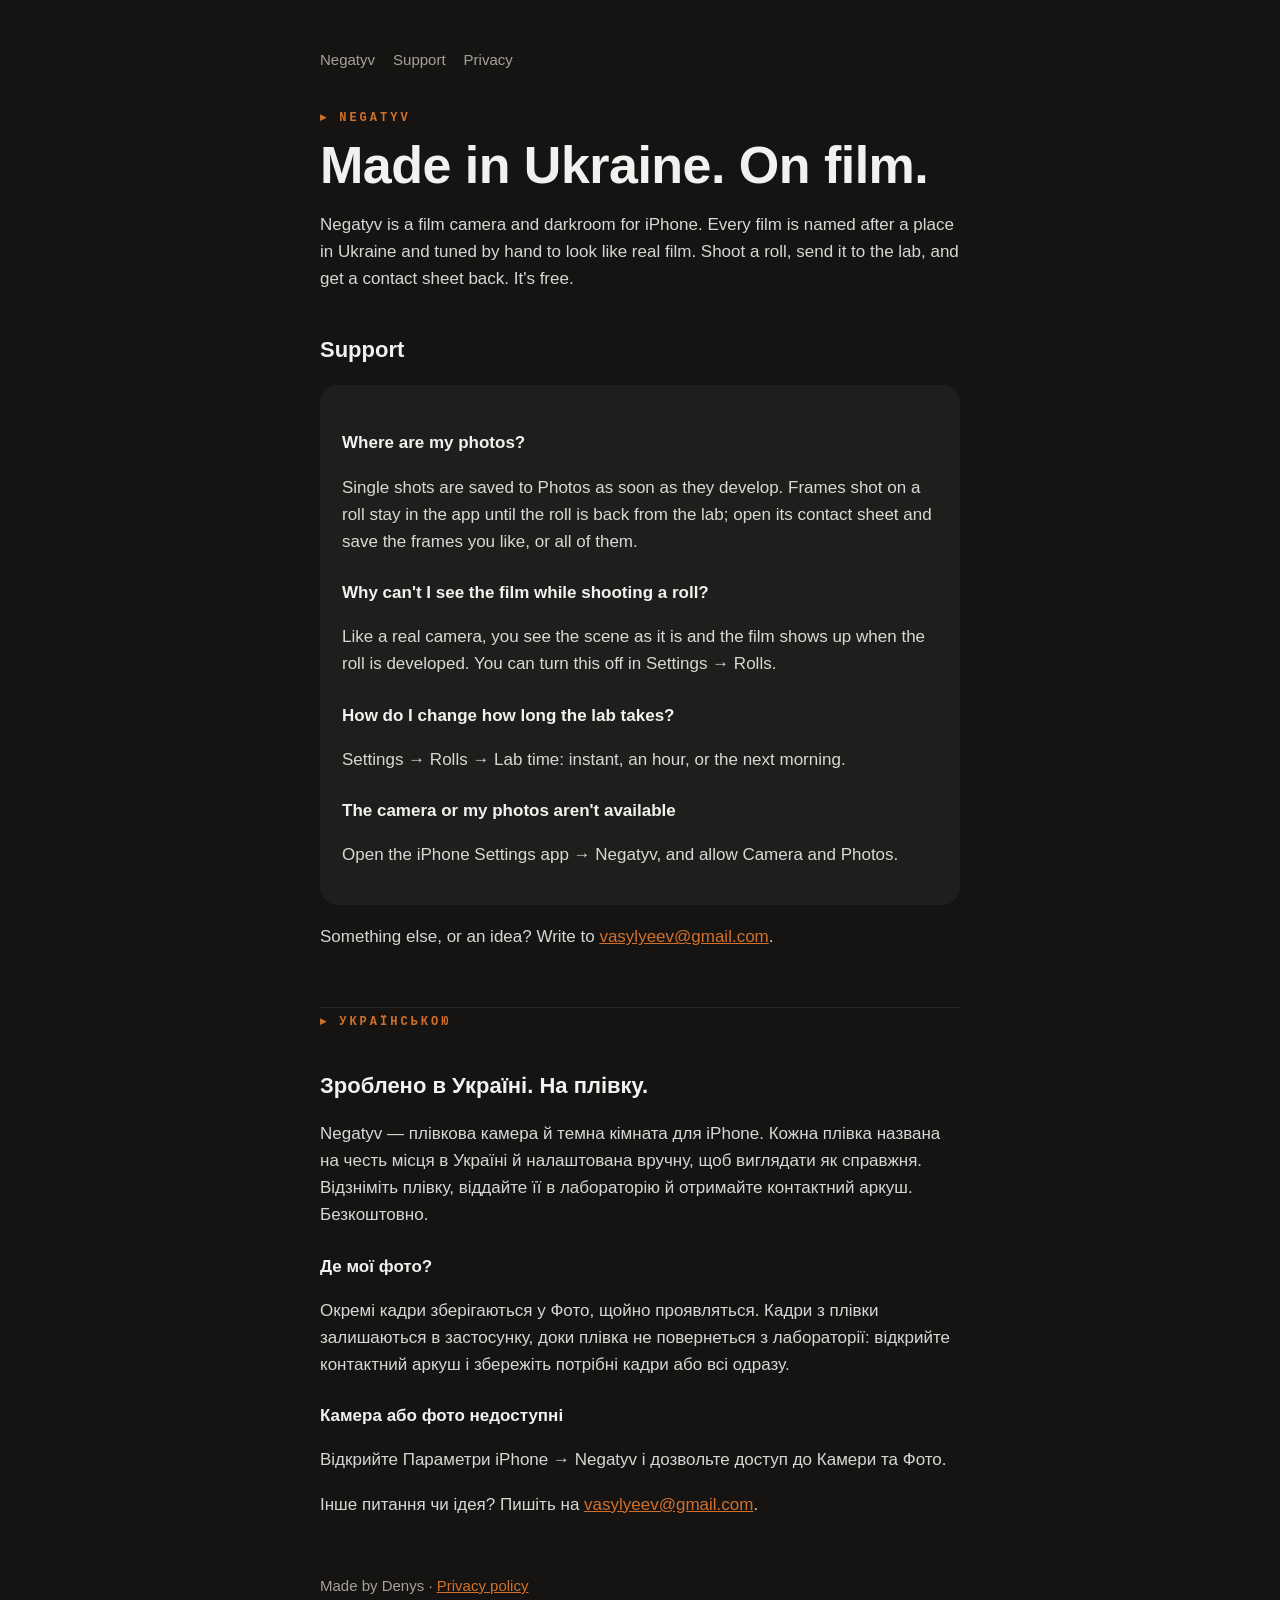
<file: index.html>
<!doctype html>
<html lang="en">
<head>
<meta charset="utf-8">
<meta name="viewport" content="width=device-width, initial-scale=1">
<title>Negatyv — film camera</title>
<meta name="description" content="A film camera and darkroom for iPhone, with films named after places in Ukraine. Free.">
<link rel="stylesheet" href="style.css">
</head>
<body>
<main>
  <nav><a href="./">Negatyv</a><a href="#support">Support</a><a href="privacy/">Privacy</a></nav>

  <div class="edge">▸ Negatyv</div>
  <h1>Made in Ukraine. On film.</h1>
  <p>Negatyv is a film camera and darkroom for iPhone. Every film is named after a place in Ukraine and tuned by hand to look like real film. Shoot a roll, send it to the lab, and get a contact sheet back. It's free.</p>

  <h2 id="support">Support</h2>
  <div class="card">
    <h3>Where are my photos?</h3>
    <p>Single shots are saved to Photos as soon as they develop. Frames shot on a roll stay in the app until the roll is back from the lab; open its contact sheet and save the frames you like, or all of them.</p>
    <h3>Why can't I see the film while shooting a roll?</h3>
    <p>Like a real camera, you see the scene as it is and the film shows up when the roll is developed. You can turn this off in Settings → Rolls.</p>
    <h3>How do I change how long the lab takes?</h3>
    <p>Settings → Rolls → Lab time: instant, an hour, or the next morning.</p>
    <h3>The camera or my photos aren't available</h3>
    <p>Open the iPhone Settings app → Negatyv, and allow Camera and Photos.</p>
  </div>
  <p>Something else, or an idea? Write to <a href="mailto:vasylyeev@gmail.com">vasylyeev@gmail.com</a>.</p>

  <div class="lang" lang="uk">
    <div class="edge">▸ Українською</div>
    <h2>Зроблено в Україні. На плівку.</h2>
    <p>Negatyv — плівкова камера й темна кімната для iPhone. Кожна плівка названа на честь місця в Україні й налаштована вручну, щоб виглядати як справжня. Відзніміть плівку, віддайте її в лабораторію й отримайте контактний аркуш. Безкоштовно.</p>
    <h3>Де мої фото?</h3>
    <p>Окремі кадри зберігаються у Фото, щойно проявляться. Кадри з плівки залишаються в застосунку, доки плівка не повернеться з лабораторії: відкрийте контактний аркуш і збережіть потрібні кадри або всі одразу.</p>
    <h3>Камера або фото недоступні</h3>
    <p>Відкрийте Параметри iPhone → Negatyv і дозвольте доступ до Камери та Фото.</p>
    <p>Інше питання чи ідея? Пишіть на <a href="mailto:vasylyeev@gmail.com">vasylyeev@gmail.com</a>.</p>
  </div>

  <p class="muted" style="margin-top:56px">Made by Denys · <a href="privacy/">Privacy policy</a></p>
</main>
</body>
</html>
</file>
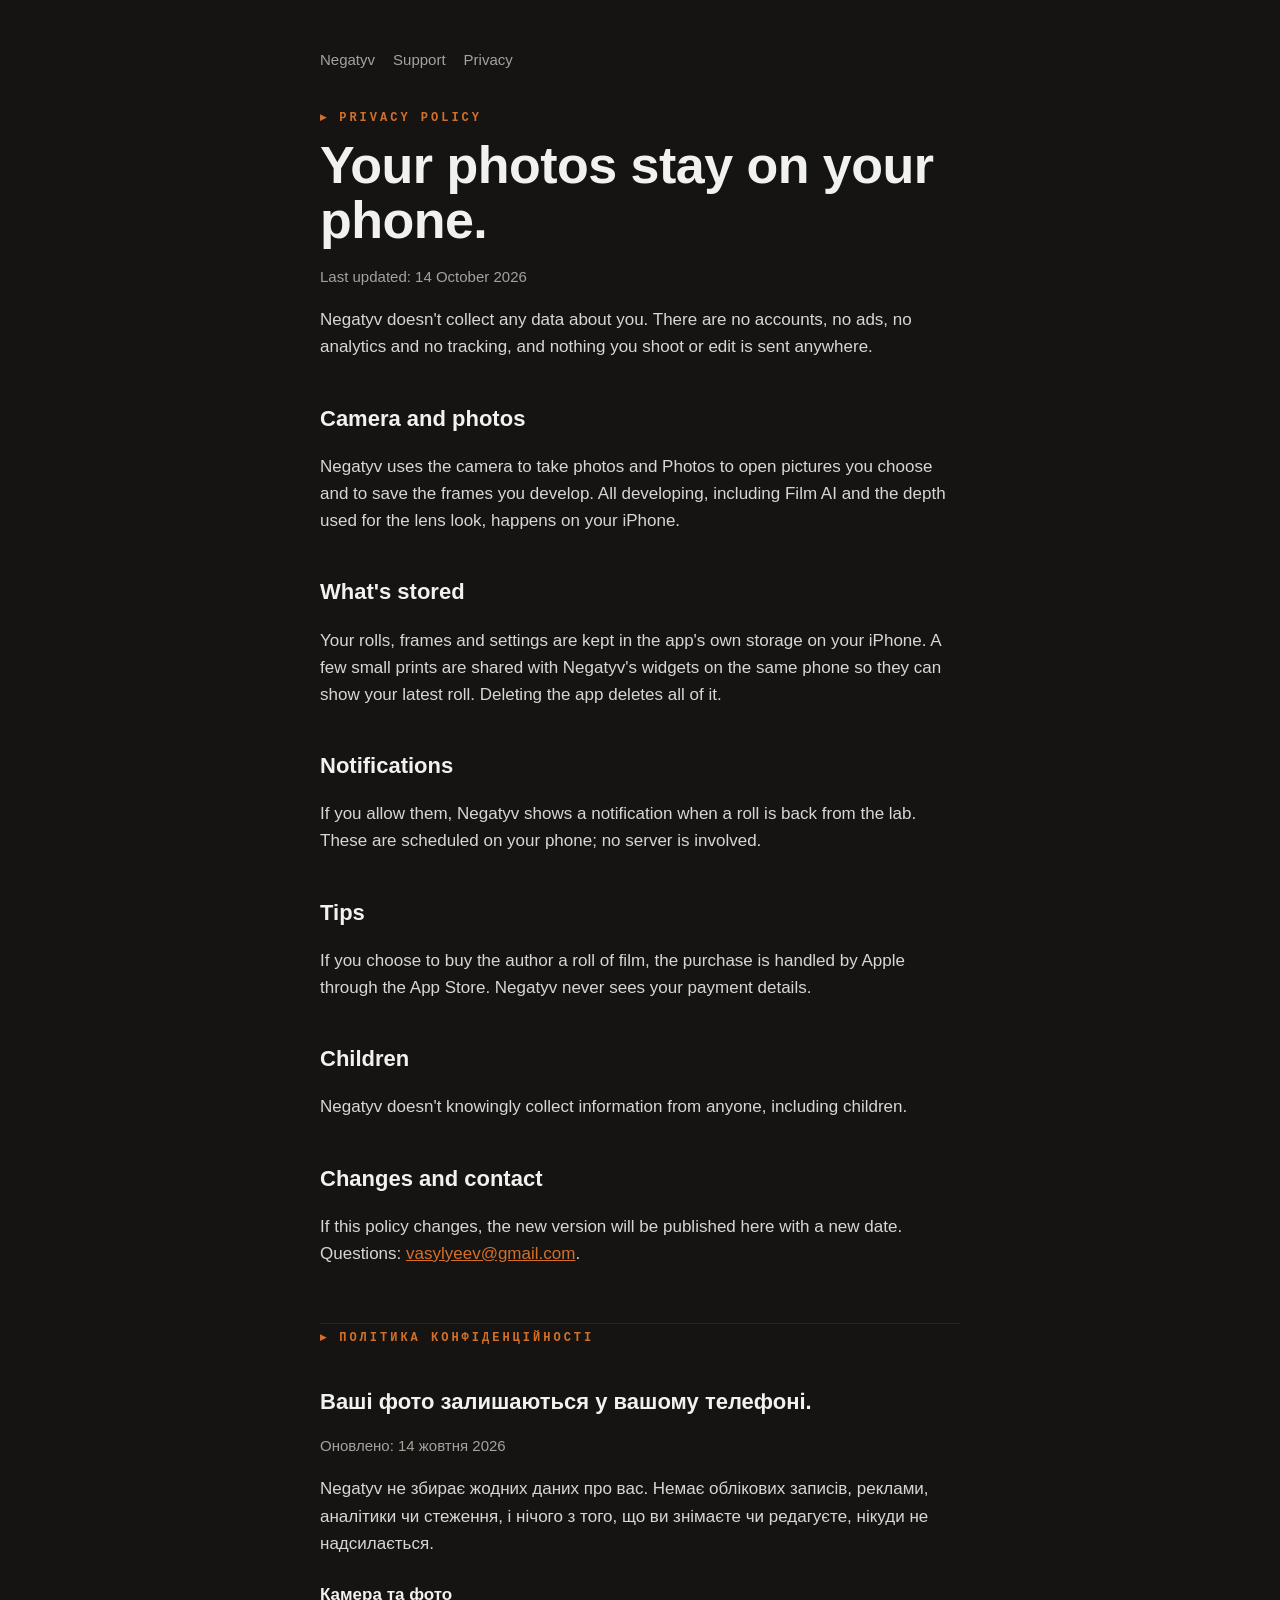
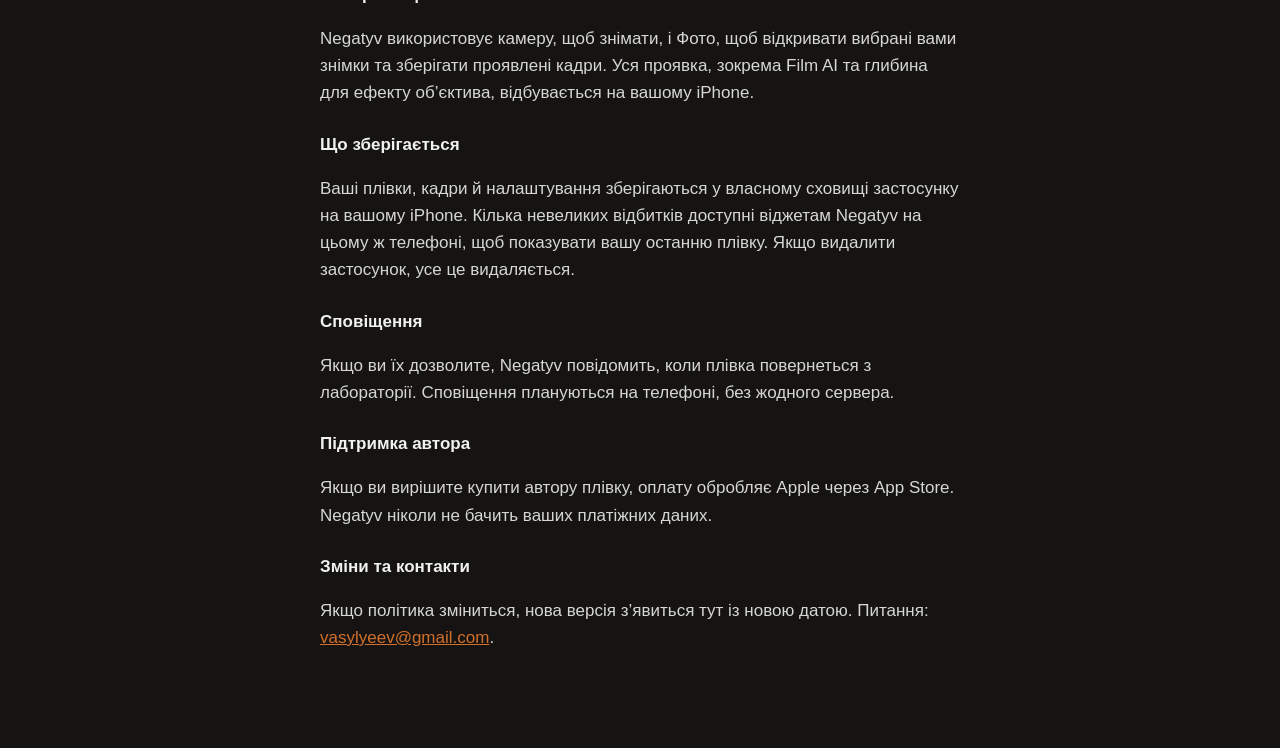
<file: privacy/index.html>
<!doctype html>
<html lang="en">
<head>
<meta charset="utf-8">
<meta name="viewport" content="width=device-width, initial-scale=1">
<title>Negatyv — privacy</title>
<link rel="stylesheet" href="../style.css">
</head>
<body>
<main>
  <nav><a href="../">Negatyv</a><a href="../#support">Support</a><a href="./">Privacy</a></nav>

  <div class="edge">▸ Privacy policy</div>
  <h1>Your photos stay on your phone.</h1>
  <p class="muted">Last updated: 14 October 2026</p>

  <p>Negatyv doesn't collect any data about you. There are no accounts, no ads, no analytics and no tracking, and nothing you shoot or edit is sent anywhere.</p>

  <h2>Camera and photos</h2>
  <p>Negatyv uses the camera to take photos and Photos to open pictures you choose and to save the frames you develop. All developing, including Film AI and the depth used for the lens look, happens on your iPhone.</p>

  <h2>What's stored</h2>
  <p>Your rolls, frames and settings are kept in the app's own storage on your iPhone. A few small prints are shared with Negatyv's widgets on the same phone so they can show your latest roll. Deleting the app deletes all of it.</p>

  <h2>Notifications</h2>
  <p>If you allow them, Negatyv shows a notification when a roll is back from the lab. These are scheduled on your phone; no server is involved.</p>

  <h2>Tips</h2>
  <p>If you choose to buy the author a roll of film, the purchase is handled by Apple through the App Store. Negatyv never sees your payment details.</p>

  <h2>Children</h2>
  <p>Negatyv doesn't knowingly collect information from anyone, including children.</p>

  <h2>Changes and contact</h2>
  <p>If this policy changes, the new version will be published here with a new date. Questions: <a href="mailto:vasylyeev@gmail.com">vasylyeev@gmail.com</a>.</p>

  <div class="lang" lang="uk">
    <div class="edge">▸ Політика конфіденційності</div>
    <h2>Ваші фото залишаються у вашому телефоні.</h2>
    <p class="muted">Оновлено: 14 жовтня 2026</p>
    <p>Negatyv не збирає жодних даних про вас. Немає облікових записів, реклами, аналітики чи стеження, і нічого з того, що ви знімаєте чи редагуєте, нікуди не надсилається.</p>
    <h3>Камера та фото</h3>
    <p>Negatyv використовує камеру, щоб знімати, і Фото, щоб відкривати вибрані вами знімки та зберігати проявлені кадри. Уся проявка, зокрема Film AI та глибина для ефекту об’єктива, відбувається на вашому iPhone.</p>
    <h3>Що зберігається</h3>
    <p>Ваші плівки, кадри й налаштування зберігаються у власному сховищі застосунку на вашому iPhone. Кілька невеликих відбитків доступні віджетам Negatyv на цьому ж телефоні, щоб показувати вашу останню плівку. Якщо видалити застосунок, усе це видаляється.</p>
    <h3>Сповіщення</h3>
    <p>Якщо ви їх дозволите, Negatyv повідомить, коли плівка повернеться з лабораторії. Сповіщення плануються на телефоні, без жодного сервера.</p>
    <h3>Підтримка автора</h3>
    <p>Якщо ви вирішите купити автору плівку, оплату обробляє Apple через App Store. Negatyv ніколи не бачить ваших платіжних даних.</p>
    <h3>Зміни та контакти</h3>
    <p>Якщо політика зміниться, нова версія з’явиться тут із новою датою. Питання: <a href="mailto:vasylyeev@gmail.com">vasylyeev@gmail.com</a>.</p>
  </div>
</main>
</body>
</html>
</file>
<file: style.css>
:root {
  --bg: #151413; --surface: #1f1e1c; --paper: #f1f2ef; --muted: #a4a29b; --mask: #d2702a;
}
* { box-sizing: border-box; }
body {
  margin: 0; background: var(--bg); color: var(--paper);
  font: 17px/1.6 -apple-system, BlinkMacSystemFont, "Segoe UI", Roboto, sans-serif;
}
main { max-width: 680px; margin: 0 auto; padding: 48px 20px 80px; }
.edge { font: 600 12px/1 ui-monospace, SFMono-Regular, Menlo, monospace; letter-spacing: .25em; color: var(--mask); text-transform: uppercase; }
h1 { font-size: clamp(34px, 8vw, 52px); line-height: 1.05; margin: 14px 0 18px; font-weight: 900; letter-spacing: -.01em; }
h2 { font-size: 22px; margin: 40px 0 8px; }
h3 { font-size: 17px; margin: 24px 0 4px; }
p, li { color: rgba(241, 242, 239, .88); }
.muted { color: var(--muted); font-size: 15px; }
a { color: var(--mask); }
nav { display: flex; gap: 18px; margin-bottom: 40px; }
nav a { color: var(--muted); text-decoration: none; font-size: 15px; }
nav a:hover { color: var(--paper); }
.card { background: var(--surface); border-radius: 18px; padding: 20px 22px; margin: 18px 0; }
.lang { border-top: 1px solid rgba(255, 255, 255, .08); margin-top: 56px; padding-top: 8px; }
</file>
